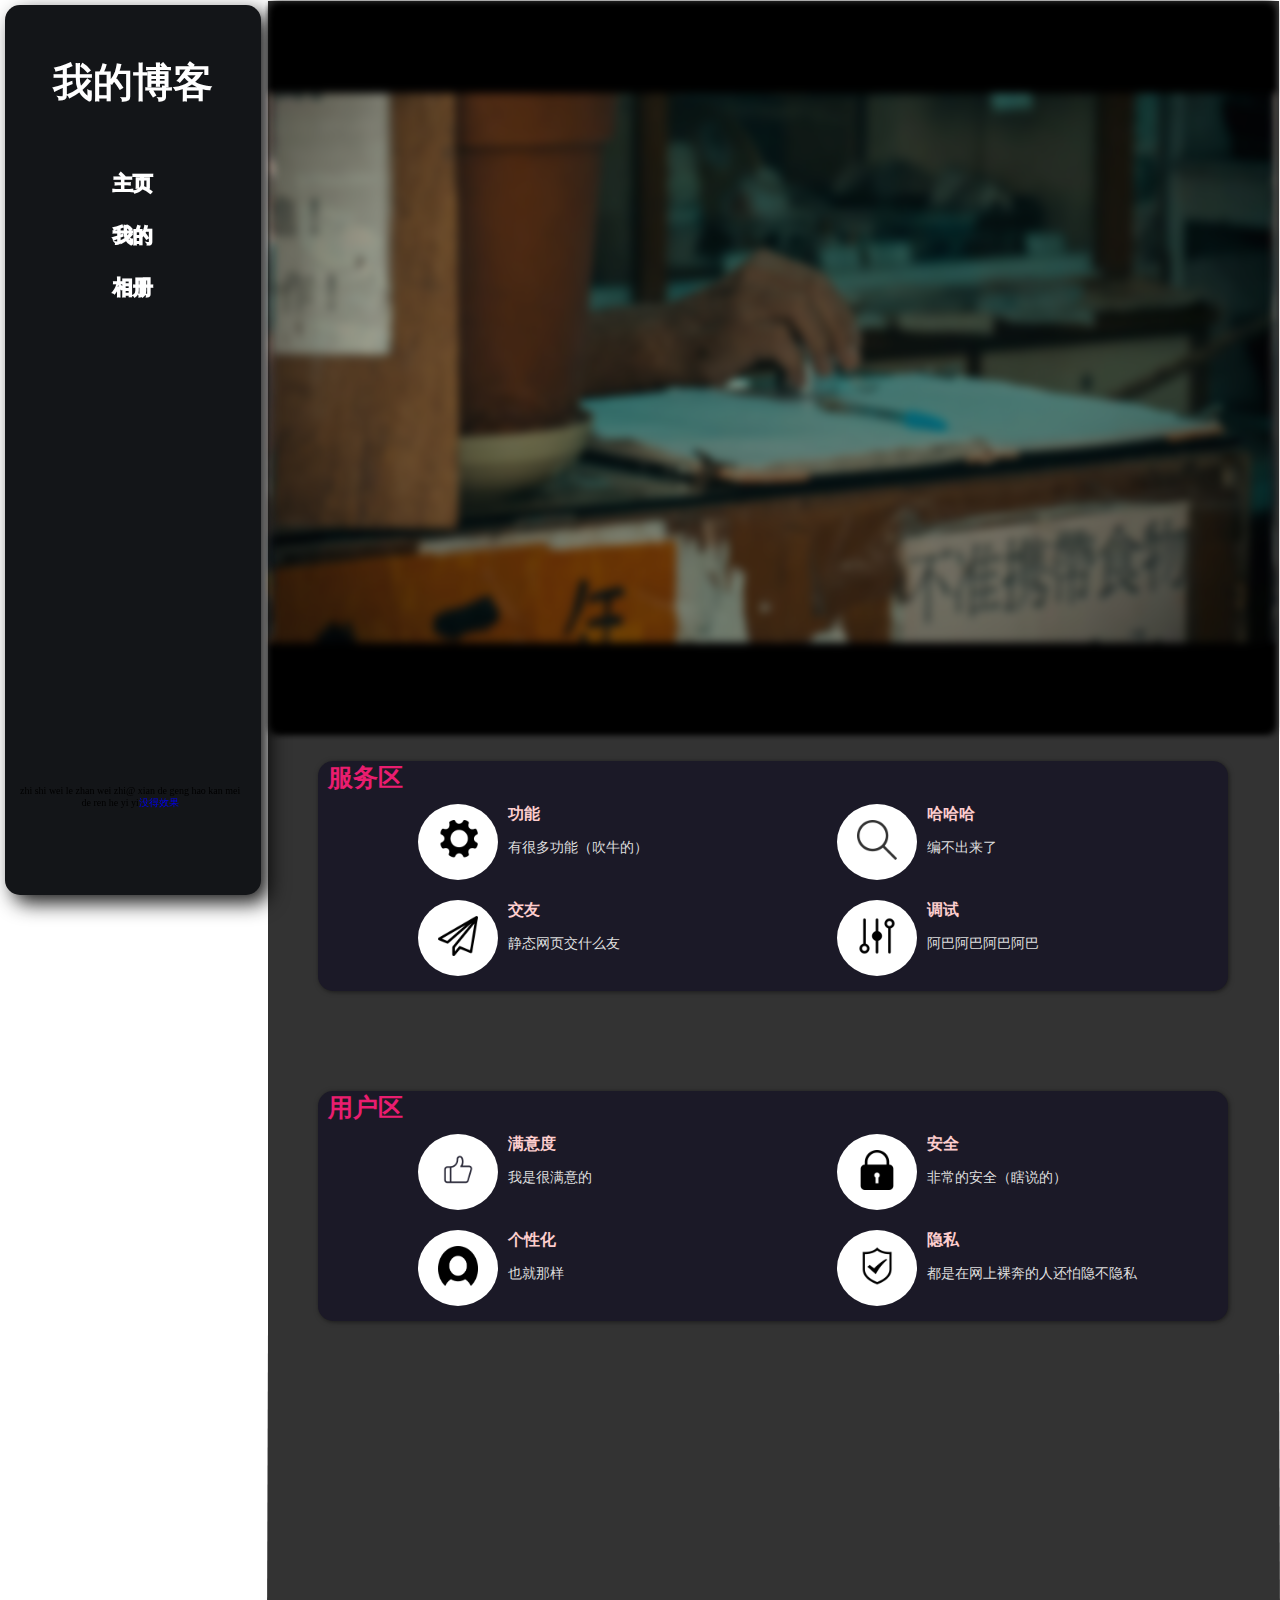
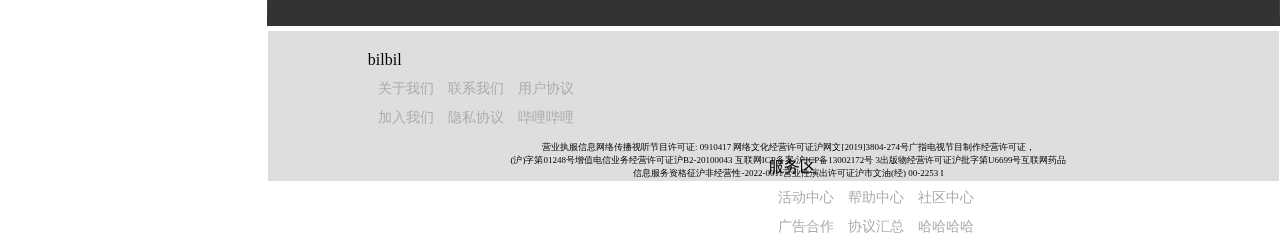
<file: index.html>
<!DOCTYPE html>
<html lang="en">
<head>
    <meta charset="UTF-8">
    <meta name="viewport" content="width=device-width, initial-scale=1.0">
    <title>主页</title>
    <link rel="stylesheet" href="css/style.css">
</head>
<body>
    <div class="left">
        <div class="brand">我的博客</div>
        <div>
            <ul class="siderbar">
                <li><a href="#">主页</a></li>
                <li><a href="space.html">我的</a></li>
                <li><a href="photo.html">相册</a></li>
            </ul>
        </div>
        <div class="b1">zhi shi wei le zhan wei zhi@ xian de geng hao kan mei<br> de ren he yi yi<a href="#">没得效果</a></div>
    </div>
    <div class="right">
        <div class="re">
            <ul>
                <li><img src="img/1.jpg" alt=""></li>
                <li><img src="img/2.jpg" alt=""></li>
                <li><img src="img/3.jpg" alt=""></li>
                <li><img src="img/4.jpg" alt=""></li>   
            </ul>
        </div>
        <div class="services">
            <h1>服务区</h1>
            <div class="content">
                <div class="item">
                    <div class="photo">
                        <img src="img/c1.png">
                    </div>
                    <div class="details">
                        <h1>功能</h1>
                        <p>有很多功能（吹牛的）</p>
                    </div>
                </div>
                <div class="item">
                    <div class="photo">
                        <img src="img/c2.png">
                    </div>
                    <div class="details">
                        <h1>哈哈哈</h1>
                        <p>编不出来了</p>
                    </div>
                </div>
                <div class="item">
                    <div class="photo">
                        <img src="img/c3.png">
                    </div>
                    <div class="details">
                        <h1>交友</h1>
                        <p>静态网页交什么友</p>
                    </div>
                </div>
                <div class="item">
                    <div class="photo">
                        <img src="img/c4.png">
                    </div>
                    <div class="details">
                        <h1>调试</h1>
                        <p>阿巴阿巴阿巴阿巴</p>
                    </div>
                </div>
            </div>
        </div>
        <div class="services1">
            <h1>用户区</h1>
            <div class="content">
                <div class="item">
                    <div class="photo">
                        <img src="img/c5.png">
                    </div>
                    <div class="details">
                        <h1>满意度</h1>
                        <p>我是很满意的 </p>
                    </div>
                </div>
                <div class="item">
                    <div class="photo">
                        <img src="img/c6.png">
                    </div>
                    <div class="details">
                        <h1>安全</h1>
                        <p>非常的安全（瞎说的） </p>
                    </div>
                </div>
                <div class="item">
                    <div class="photo">
                        <img src="img/c7.png">
                    </div>
                    <div class="details">
                        <h1>个性化</h1>
                        <p>也就那样</p>
                    </div>
                </div>
                <div class="item">
                    <div class="photo">
                        <img src="img/c8.png">
                    </div>
                    <div class="details">
                        <h1>隐私</h1>
                        <p>都是在网上裸奔的人还怕隐不隐私</p>
                    </div>
                </div>
            </div>
    </div>
    <div class="footer">
        <div class="footer-top">
            <span>bilbil</span>
            <div>
                <a>关于我们</a>
                <a>联系我们</a>
                <a>用户协议</a>
            </div>
            <div>
                <a>加入我们</a>
                <a>隐私协议</a>
                <a>哔哩哔哩</a>
            </div>     
        </div>
        <div class="footer-buttom">
            <span>服务区</span>
            <div>
                <a>活动中心</a>
                <a>帮助中心</a>
                <a>社区中心</a>
            </div>
            <div>
                <a>广告合作</a>
                <a>协议汇总</a>
                <a>哈哈哈哈</a>
            </div>
        </div>
        <div><p class="b2">营业执服信息网络传播视听节目许可证: 0910417 网络文化经营许可证沪网文[2019]3804-274号广指电视节目制作经营许可证，<br>(沪)字第01248号增值电信业务经营许可证沪B2-20100043

            互联网ICP备案:沪ICP备13002172号 3出版物经营许可证沪批字第U6699号互联网药品<br>信息服务资格征沪非经营性-2022-0011营业性演出许可证沪市文油(经) 00-2253 I</p></div>
    </div>
</body>
</html>
</file>
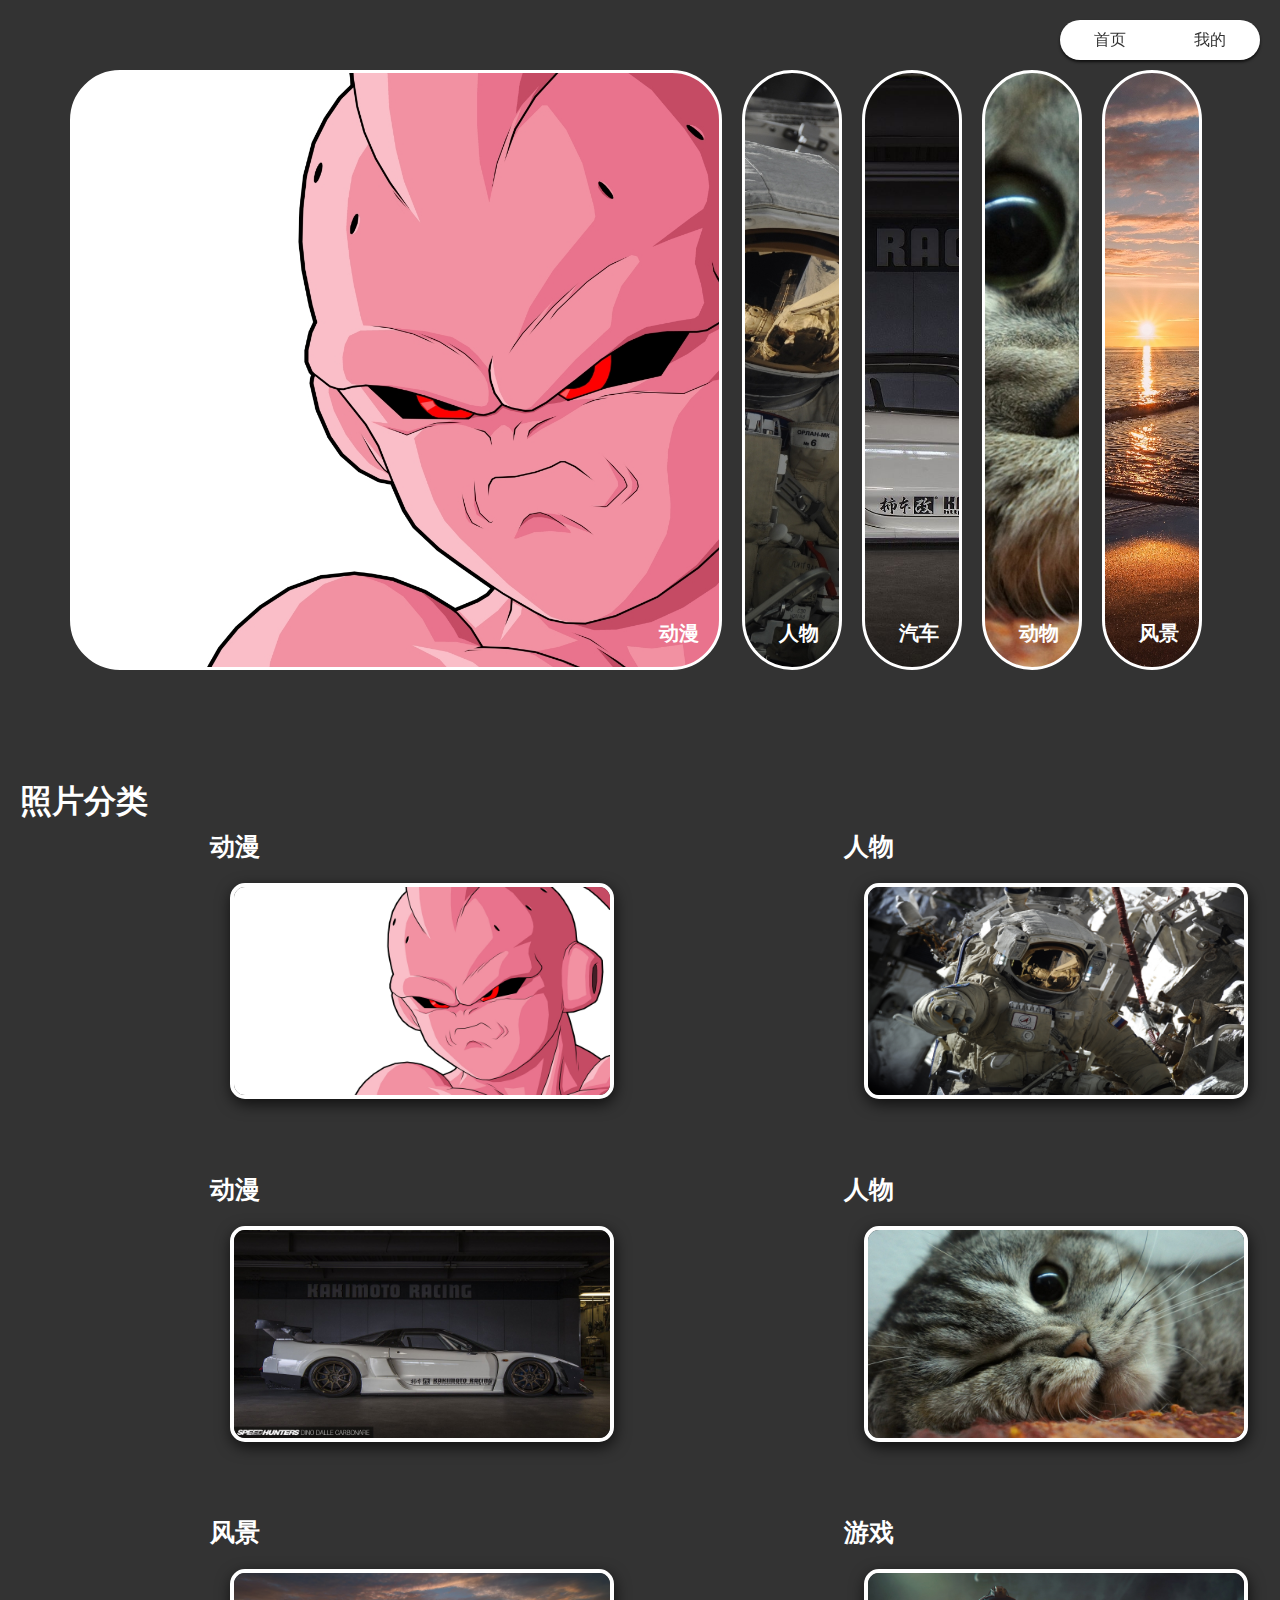
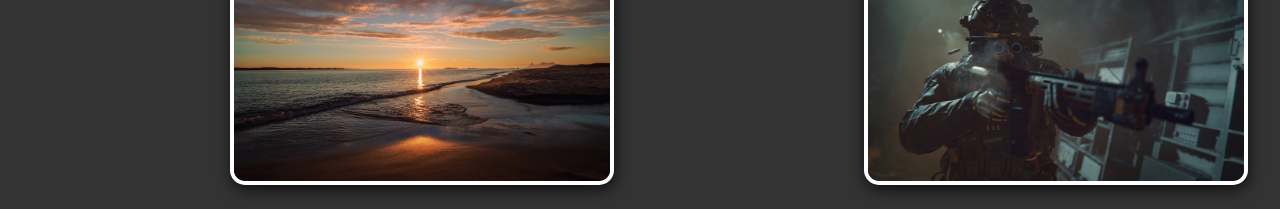
<file: photo.html>
<!DOCTYPE html>
<html lang="en">
<head>
    <meta charset="UTF-8">
    <meta name="viewport" content="width=device-width, initial-scale=1.0">
    <title>相册</title>
    <link rel="stylesheet" href="css/photo.css">

</head>
<body>
<div class="a">
    <div class="anv1">
        <nav>
            <a href="index.html">首页</a>
            <a href="space.html">我的</a>
        </nav>
    </div>
    <div class="wrap">
        <div class="card active" style="background-image: url(img/11.jpg);">
            <h3>动漫</h3>
        </div>
        <div class="card" style="background-image: url(img/12.jpg);">
            <h3>人物</h3>
        </div>
        <div class="card" style="background-image: url(img/13.jpg);">
            <h3>汽车</h3>
        </div>
        <div class="card" style="background-image: url(img/14.jpg);">
            <h3>动物</h3>
        </div>
        <div class="card" style="background-image: url(img/15.jpg);">
            <h3>风景</h3>
        </div>
    </div>
    <div class="classify">
        <h1>照片分类</h1>
        <div>
            <h1>动漫</h1>
            <img src="img/11.jpg">
        </div>
        <div>
            <h1>人物</h1>
            <img src="img/12.jpg">
        </div>
        <div>
            <h1>动漫</h1>
            <img src="img/13.jpg">
        </div>
        <div>
            <h1>人物</h1>
            <img src="img/14.jpg">
        </div>
        <div>
            <h1>风景</h1>
            <img src="img/15.jpg">
        </div>
        <div>
            <h1>游戏</h1>
            <img src="img/16.jpg">
        </div>
    </div>
</div>
<script type="text/javascript" src="js/photo.js"></script>
</body>
</html>
</file>
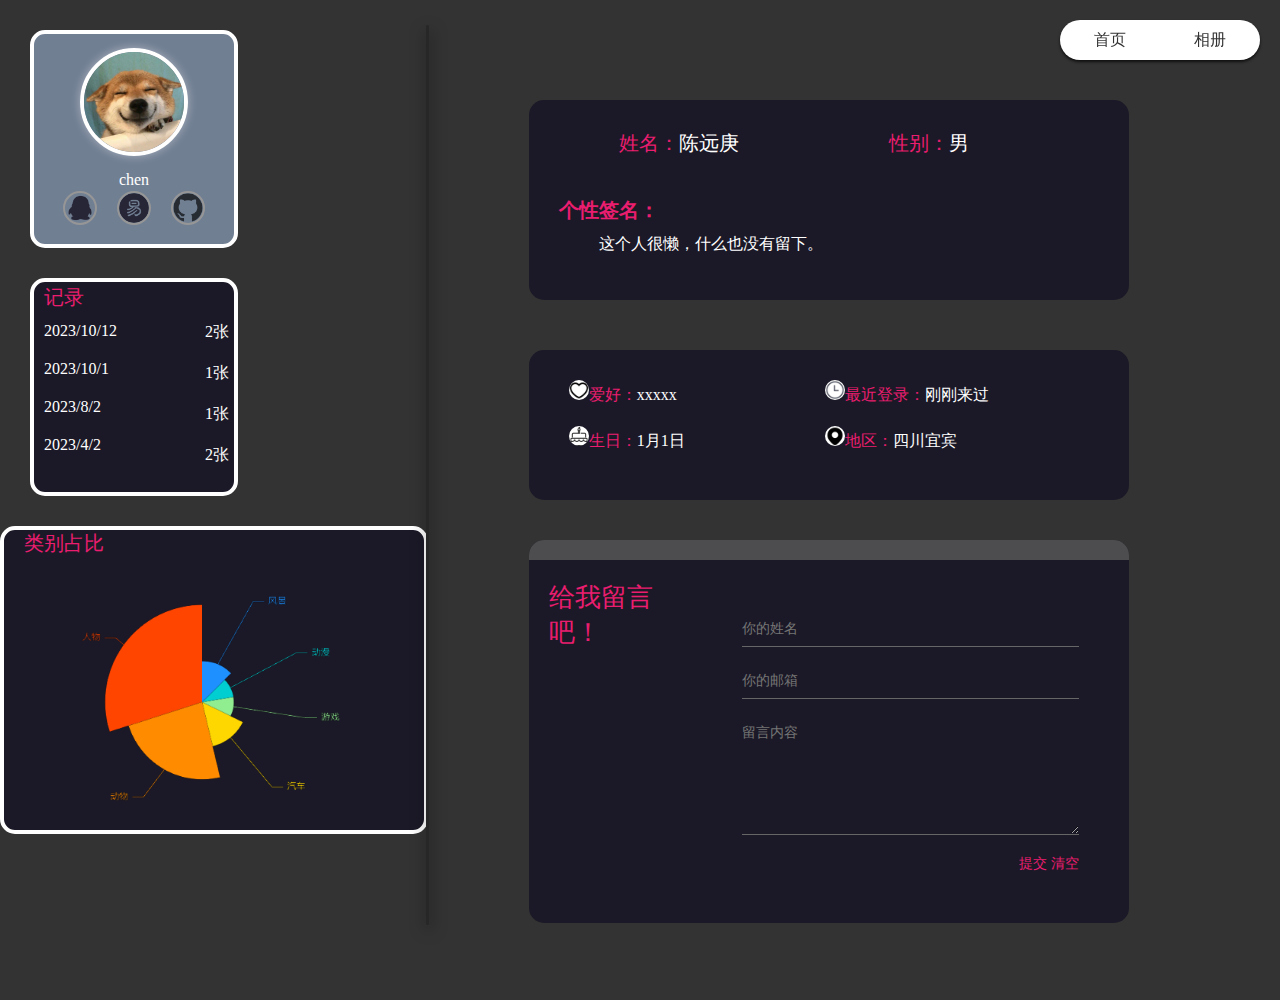
<file: space.html>
<!DOCTYPE html>
<html lang="en">
<head>
    <meta charset="UTF-8">
    <meta name="viewport" content="width=device-width, initial-scale=1.0">
    <title>我的</title>
    <link rel="stylesheet" href="css/space.css">
</head>
<body>
    <div class="a">
        <div class="anv1">
            <nav>
                <a href="index.html">首页</a>
                <a href="photo.html">相册</a>
            </nav>
        </div>
        <div class="Information">
            <div class="left">
                <div class="above">
                    <div class="ur">
                        <img src="img/2.png">
                    </div>
                    <div>
                        <p>chen</p>
                    </div>
                    <div class="tp">
                        <ul>
                            <li><a href="https://im.qq.com/index/"><img src="img/qq.png"></a></li>
                            <li><a href="https://mail.163.com/"><img src="img/wangyi.png"></a></li>
                            <li><a href="https://github.com/"><img src="img/github.png"></a></li>
                        </ul>
                    </div>
                </div>
                <div class="cr">
                    <P>记录</P>
                    <div class="aa">
                        <ul>
                            <li>2023/10/12</li>
                            <li>2023/10/1</li>
                            <li>2023/8/2</li>
                            <li>2023/4/2</li>
                        </ul>
                    </div>
                    <div class="bb">
                        <ul>
                            <li>2张</li>
                            <li>1张</li>
                            <li>1张</li>
                            <li>2张</li>
                        </ul>
                    </div>
                </div>
                <div class="under">
                    <p>类别占比</p>
                    <img src="img/san.png">
                </div>
            </div>
            <div class="middle"></div>
            <div class="right">
                <div class="signature">
                    <div class="aa">
                        <div class="aaa"><span>姓名：</span><a>陈远庚</a></div>
                        <div><span>性别：</span><a>男</a></div>
                    </div>
                        <div>
                            <h3>个性签名：</h3>
                            <p>这个人很懒，什么也没有留下。</p>
                        </div>
                </div>
                <div class="biography">
                    <div>
                        <ul>
                            <li>
                                <span><img src="img/ai.png" class="c">爱好：</span><a>xxxxx</a>
                            </li>
                            <li>
                                <span><img src="img/gao.png" class="c">生日：</span><a>1月1日</a>
                            </li>
                        </ul>
                    </div>
                    <div>
                        <ul>
                            <li>
                                <span><img src="img/jian.png" class="c">最近登录：</span><a>刚刚来过</a>
                            </li>
                            <li>
                                <span><img src="img/wei.png" class="c">地区：</span><a>四川宜宾</a>
                            </li>
                        </ul>
                    </div>
                </div>
                <div class="background">
                    <div class="container">
                        <div class="screen">
                           <div class="header">
                            </div>
                        <div class="body">
                            <div>
                                <div class="title">
                                    <span>给我留言吧！</span>

                                </div>
                            </div>
                            <form>
                                <div class="item">
                                    <div class="form">
                                        <div class="group">
                                            <input placeholder="你的姓名"  class="control">
                                        </div>
                                        <div class="group">
                                            <input placeholder="你的邮箱"  class="control">
                                        </div>

                                        <div class="group">
                                            <textarea style="height: 100px; width: 337px;" placeholder="留言内容" class="control"></textarea>
                                        </div>
                                        <div class="buttons">
                                            <input type="submit" value="提交"/>
                                            <input type="reset" value="清空"/>
                                        </div>
                                    </div>
                                </div>
                            </form>
                        </div>
                    </div>
                </div>
            </div>
        </div>
    </div>
</body>
</html>
</file>
<file: css/style.css>
*{
    margin: 0 auto;
    padding: 0px;
    font-family: '微软雅黑';
    font-size: 16px;
    text-decoration: none;
    list-style: none;
}
.left{ 
    width: 20%;
    top: 5px;
    bottom: 5px;
    left: 5px;
    position: fixed;
    background: #131518;
    border-radius: 15px;
    box-shadow: 8px 8px 20px rgba(0, 0, 0, 0.9);
}
.brand{
    width: 100%;
    text-align: center;
    font-size: 40px;
    font-weight: bold;
    margin: 50px auto;
    color: #ffffff;
}


.right{
    float: right;
    width: 79%;
    border: 1px white solid;
    background-color: #333;
    border-bottom: 300px solid #333 ;


}
.siderbar{
    margin-top:60px ;   
}
.siderbar>li{
    text-align: center;
    margin: 25px 0;
}
.siderbar>li>a{
    display: inline-block;
    font-size: 20px;
    -webkit-text-fill-color: transparent;
    -webkit-text-stroke: 2px #ffffff;
    transition: tranform 0.5s;
}
.siderbar>li>a:hover{
    transform: translateY(-10px);
    text-shadow:1px 1px 6px rgb(245, 245, 245) ;

}
.b1,.b2{
    position: fixed;
    text-align: center;
    font-size: 10px;
    bottom: 10%;
    left: 20px;

}
.b1>a{
    font-size: 10px;    
}
.re{
    margin: 0;
    padding: 0;
    margin: 5px;
   position: relative;
}
.re>ul{
    list-style-type: none;
}
.re>ul>li{
    position: absolute;
}
.re>ul>li>img{
    
    width: 99.8%;
    height: 725px;
    filter: blur(4px);
}
.re>ul>li:nth-child(4){animation: li4 15s infinite;}
.re>ul>li:nth-child(3){animation: li3 15s infinite;}
.re>ul>li:nth-child(2){animation: li2 15s infinite;}
.re>ul>li:nth-child(1){animation: li1 15s infinite;}

@keyframes li4{
    0%{opacity: 1;}
    20%{opacity: 0;}
    75%{opacity: 0;}
}
@keyframes li3{
    25%{opacity: 1;}
    45%{opacity: 0;}
    75%{opacity: 0;}

}
@keyframes li2{
    50%{opacity: 1;}
    70%{opacity: 0;}
    75%{opacity: 0;}

}
@keyframes li1{
    75%{opacity: 1;}
    95%{opacity: 0;}
  
}

.re>h1:hover{
    transform: translateY(-10px);
}
.services{
    margin-top: 760px; 
    width: 90%;
    height: 230px;
    background: #1b1927;
    border-radius: 15px;
    box-shadow: 1px 1px 5px rgba(0, 0, 0, 0.5);
}
.services>h1,.services1>h1{
    margin-left:10px ;
    font-size: 25px;
    margin-bottom: 10px;
    color: #ea1d6f;
}
.content{
    margin-left:100px ;
}
.content> .item:nth-child(2n){
    margin-left: 30px;
}
.item{
    float: left;
    width: 48%;
    margin-bottom: 20px;

}

.photo{
    float: left;
    width: 80px;
    padding: 16px 0;
    text-align: center;
    background-color: rgb(255, 255, 255);
    border-radius: 50%;   
}
.photo>img{
    width: 40px;
    height: 40px;
}
.details{
    font-size: 19px;
    float: left;
    margin-left: 10px;
}
.details>h1{
    font-weight: 400px;
    margin-bottom: 10px;
    color: #fdcdcd;
}
.details>p{
    font-size: 14px;
    color: #dedede;
    line-height: 25px;
}
.services1{
    margin-top: 100px; 
    width: 90%;
    height: 230px;
    background: #1b1927;
    border-radius: 15px;
    box-shadow: 1px 1px 5px rgba(0, 0, 0, 0.5);
}
.footer{
    position: absolute;
    width: 79%;
    height: 150px;
    background-color: #dedede;
    margin-top: 310px;
}

.footer-top{

    float: left;
    margin-top: 20px;
    margin-left: 100px;
    
}
.footer-buttom{
    float: left;
    margin-top: 20px;
    margin-left: 500px;
}
.footer-top>div{
    margin-top: 10px;
    margin-bottom: 10px;
}
.footer-top>div>a{
    margin-left: 10px;
    font-size: 14px;
    color: #acacac;
}
.footer-buttom>div{
    margin-top: 10px;
    margin-bottom: 10px;
}
.footer-buttom>div>a{
    margin-left: 10px;
    font-size: 14px;
    color: #acacac;

}
.b2{
    position: absolute;
    text-align: center;
    font-size: 9px;
    bottom: 1%;
    left: 24%;
    
}
</file>
<file: css/photo.css>
*{
    margin: 0;
    padding: 0;
    box-sizing: border-box;
}
.anv1{
    float: right;
    width: 200px;
    margin-top:20px ;
    top: 0;
    position: sticky;
    margin-right: 20px;  
    z-index: 2;  
}
nav{
    right: 20px;
    height: 40px;
    width: 200px;
    background-color: rgb(255, 255, 255);
    border-radius: 40px;
    box-shadow: 0px 2px 3px rgba(0, 0, 0, .7) ;

}
nav>a{
    position: relative;
    display: block;
    float: left;
    font-size: 16px;
    line-height: 40px;
    width: 100px;
    height: 40px;
    border-radius: 40px;
    color:#333;
    text-transform: uppercase;
    text-decoration: none;
    text-align: center;

}
nav>a:hover{
    background-color: #333;
    color: #fff;
}
body{

    align-items: center;
    justify-content: center;
    background-color: #333;
}
.wrap{
    display: flex;
    width: 90vw;
    margin-left: 60px;
}
.card{
    width: 100px;
    background-size: auto 100%;
    background-position: center;
    background-repeat: no-repeat;
    border-radius: 50px;
    color: fff;
    font: 0.5;
    cursor: pointer;
    margin: 10px;
    height: 600px;
    position: relative;
    transition: flex 0.7s cubic-bezier(0.05,0.6,0.4,0.9);
    border:3px solid #fff;
}
.card>h3{
    font-size: 20px;
    position: absolute;
    bottom: 20px;
    right: 20px;
    margin: 0;
    color: #fff;
    transition: opacity 0s ease-in 0s;
}
.card.active{
    flex: 5;
}
.card.actice h3{
    opacity: 1;
    transition :opacity 0.3s ease-in 0.4s;
}
/* @media (max-width:500px){
    wrap{
        width: 100vw;
    }
    .card:nth-child(4){
        display: none;
    }
    .card:nth-child(5){
        display: none;
    }
} */
.classify{
    margin-top: 100px;
    position: relative;
}
.classify>h1{
    position: absolute;
    left: 20px;
    color: #fff;

}
.classify>div{
    float: left;
    margin-left: 210px;
    margin-top: 50px;
}
.classify>div>h1{
    color: #fff;
    font-size: 25px;    
}
.classify>div>img{
    width: 384px;
    height: 216px;
    border-radius: 15px;
    border:4px solid #fff;
    margin: 20px;
    box-shadow: 1px 5px 15px rgba(0, 0, 0, 0.7);
}
.classify>div>img:hover{
    transform: translateY(-20px);
}
</file>
<file: css/space.css>
*{
    margin: 0;
    padding: 0;

}
body{

    align-items: center;
    justify-content: center;
    background-color: #333;
}
.a{
    width: 100%;
    height: 1000px;
}
.anv1{
    float: right;
    width: 200px;
    margin-top:20px ;
    top: 0;
    position: sticky;
    margin-right: 20px;  
    z-index: 2;  
}
nav{
    right: 20px;
    height: 40px;
    width: 200px;
    background-color: rgb(255, 255, 255);
    border-radius: 40px;
    box-shadow: 0px 2px 3px rgba(0, 0, 0, .7) ;

}
nav>a{
    position: relative;
    display: block;
    float: left;
    font-size: 16px;
    line-height: 40px;
    width: 100px;
    height: 40px;
    border-radius: 40px;
    color:#333;
    text-transform: uppercase;
    text-decoration: none;
    text-align: center;

}
nav>a:hover{
    background-color: #333;
    color: #fff;
}
.Information{
    width: 100%;

}
.left,.middle,.right{
    float: left;
}
.left{
    width: 33.3%;

    
}
.middle{
    margin-top: 25px;
    width: 0.2%;
    height: 900px;
    background-color: rgb(39, 39, 39);
    border-radius: 15px;
    box-shadow: 1px 5px 15px rgba(0, 0, 0, 0.7);

}
.right{
    width: 66.4%;

}
.above{
    margin-top: 30px;
    margin-left: 30px;
    width: 200px;
    height: 210px;
    border-radius: 15px;
    background-color:#717f93;
    border:4px solid #fff;

}
.above>.ur{
    display:flex;
    justify-content: center;
    align-items: center;
    width: 100%;
    height: 65%;
}
.above>.ur>img{

    width: 100px;
    height: 100px; 
    border-radius: 50%;
    border:4px solid #fff;
    box-shadow: 0px 0px 10px rgba(255, 255, 255, 0.4);  
}
.above>div>p{
    text-align: center;
    color: #fff;
}
.tp{
    display:flex;
    justify-content: center;
    align-items: center;
    width: 100%;
    height: 20%;
    
}
.tp>ul{
    display:flex;
    list-style: none;
    margin-left:-20px ;   
     
}
.tp>ul>li{
    margin-left: 20px;
}
.tp>ul>li:hover{
    transform: translateY(-5px);
}
.tp>ul>li>a{
    text-decoration: none;
}
.tp>ul>li>a>img{
    width: 30px;
    height: 30px;
    border-radius: 50%;
    border:2px solid #969696;
}
.cr{
    margin-top: 30px;
    margin-left: 30px;
    width: 200px;
    height: 210px;
    border-radius: 15px;
    background-color:#1b1927;
    border:4px solid #fff;
}
.cr>p{
    font-size: 20px;
    line-height: 30px;
    margin-left: 10px;
    color: #ea1d6f;
}
.cr>div{
    position: relative;
    color: #ffffff;

}

.cr>.aa{
    float: left;
    margin-left: 10px;
    
}
.cr>.bb{

    float: right;
    margin-right: 5px;
}
.cr>div>ul{
    list-style: none;
    
}
.cr>div>ul>li{
    margin-top: 10px;
    margin-bottom: 20px;
}
.under{
    margin-top: 30px;    

    width: 420px;
    height: 300px;
    border-radius: 15px;
    background-color: #1b1927;
    border:4px solid #fff;
}
.under>p{
    font-size: 20px;
    margin-left: 20px;
    color: #ea1d6f;
}
.under>img{
    width: 400px;
    height: 300px;
}
.biography{
    margin-top:50px ;
    width: 600px;
    height: 150px;
    margin-left: 100px;
    background-color: #1b1927;
    border-radius: 15px;
    
}
.biography>div{
    float: left;
}
.biography>div>ul{
    margin-top: 30px;
    margin-right: 100px;
    list-style: none;
    margin-left:40px ;   
}
.biography>div>ul>li{
    margin-top: 20px;
}

.biography>div>ul>li>span{
    color: #ea1d6f;
}
.biography>div>ul>li>a{
    color: #fff;
}
.biography>div>ul>li>span>img{
    width: 20px;
    height: 20px;
    border-radius: 50%;
    background-color: #fff;
}

.signature{
    margin-top: 40px;
    margin-left: 100px;
    width: 600px;
    height: 200px;
    background-color: #1b1927;
    border-radius: 15px;
}
.signature>div{
    float: left;
}
.signature>div>h3{
    color: #ea1d6f;
    margin-top: 40px;
    margin-left: 30px;
    font-size: 20px;
}
.signature>div>p{
    margin-top: 10px;
    margin-left: 70px;
    color: #fff;
}
.aa{

    float: left;
    margin-left: 30px;

}
.aa>div{
    margin-top: 30px;
    float: left;
    font-size: 20px;
}
.aaa{
    margin-left: 60px;
    margin-right: 150px;
    font-size: 20px;
    
}
.aa>div>span{
    color: #ea1d6f;
}
.aa>div>a{
    color: #fff;
}
.background{
    display: flex;
}
.container{
    margin-top: 30px;
    flex: 0 1 600px;
    margin-left:90px;
    padding: 10px;
}
.screen{
    position: relative;
    background: #1b1927;
    border-radius: 15px;
}
.header{
    display: flex;
    align-items: center;
    padding: 10px 20px;
    background: #4d4d4f;
    border-top-left-radius: 15px;
    border-top-right-radius: 15px;

}
.body{
    display: flex;
}
.item{
    flex: 1;
    padding: 50px;
}

.title{
    display: flex;
    flex-direction: column;
    position: relative;
    font-size: 26px;
    color: #ea1d6f;
    margin-top: 20px;
    margin-left: 20px;
}
.group{
    margin-bottom: 15px;
}
.buttons{
    margin-bottom: 0;
    text-align: right;
}
.control{
    width: 100%;
    padding: 10px 0;
    background: none;
    border: none;
    border-bottom: 1px solid #666;
    color: #ddd;
    font-size: 14px;
    text-transform: uppercase;
    outline: none;
    transition: border-color .2s;
}
.buttons>input{
    background: none;
    border: none;
    color: #ea1d6f;
    font-size: 14px;
    cursor: pointer;
    outline: none;
}
</file>
